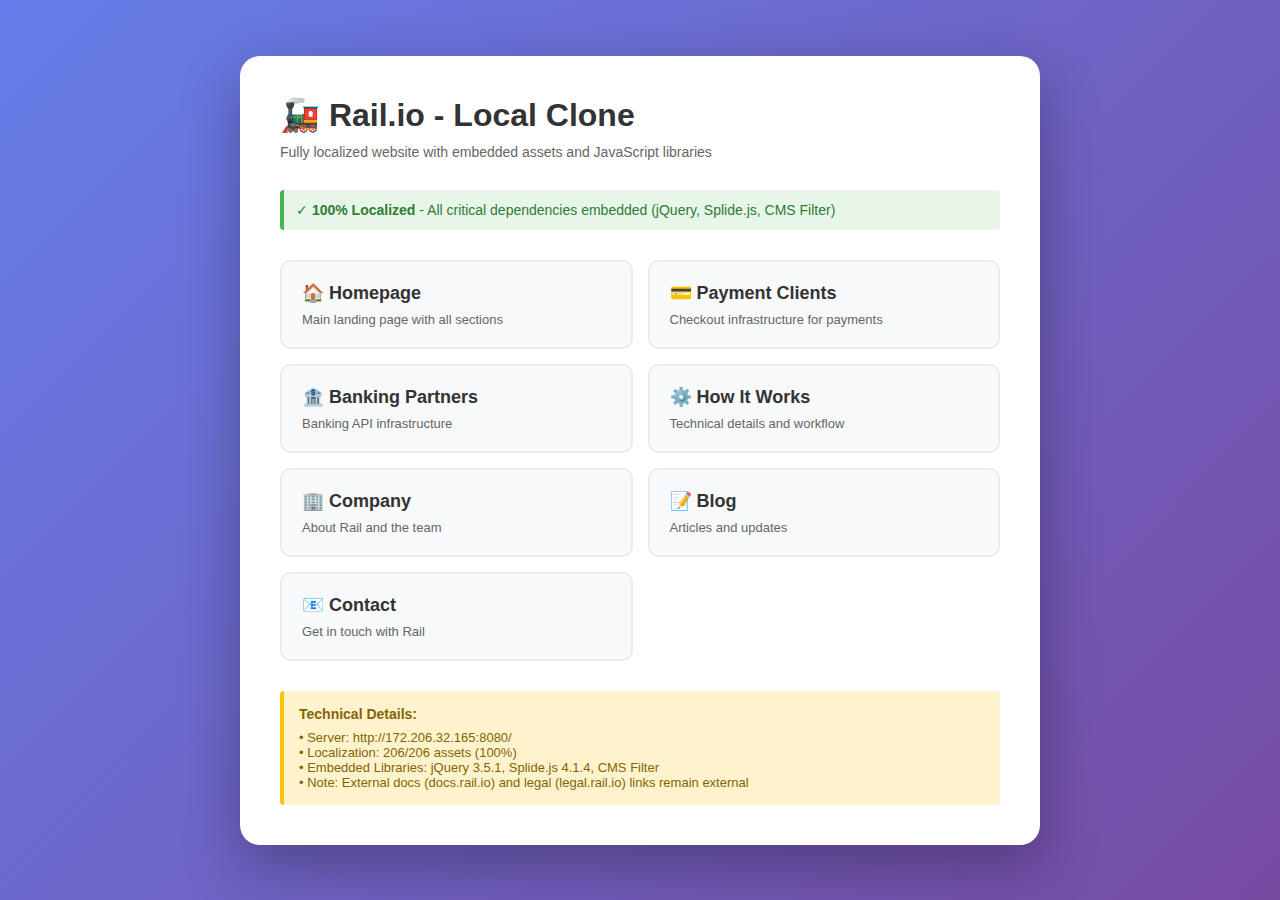
<file: navigation.html>
<!DOCTYPE html>
<html lang="en">
<head>
    <meta charset="UTF-8">
    <meta name="viewport" content="width=device-width, initial-scale=1.0">
    <title>Rail.io - Local Clone Navigation</title>
    <style>
        * {
            margin: 0;
            padding: 0;
            box-sizing: border-box;
        }
        body {
            font-family: -apple-system, BlinkMacSystemFont, 'Segoe UI', Roboto, Oxygen, Ubuntu, Cantarell, sans-serif;
            background: linear-gradient(135deg, #667eea 0%, #764ba2 100%);
            min-height: 100vh;
            display: flex;
            align-items: center;
            justify-content: center;
            padding: 20px;
        }
        .container {
            background: white;
            border-radius: 20px;
            box-shadow: 0 20px 60px rgba(0,0,0,0.3);
            max-width: 800px;
            width: 100%;
            padding: 40px;
        }
        h1 {
            color: #333;
            margin-bottom: 10px;
            font-size: 32px;
        }
        .subtitle {
            color: #666;
            margin-bottom: 30px;
            font-size: 14px;
        }
        .status {
            background: #e8f5e9;
            border-left: 4px solid #4caf50;
            padding: 12px;
            margin-bottom: 30px;
            border-radius: 4px;
            font-size: 14px;
            color: #2e7d32;
        }
        .pages-grid {
            display: grid;
            grid-template-columns: repeat(auto-fit, minmax(250px, 1fr));
            gap: 15px;
            margin-bottom: 30px;
        }
        .page-card {
            background: #f8f9fa;
            border: 2px solid #e9ecef;
            border-radius: 10px;
            padding: 20px;
            transition: all 0.3s ease;
            text-decoration: none;
            display: block;
        }
        .page-card:hover {
            transform: translateY(-5px);
            box-shadow: 0 10px 25px rgba(0,0,0,0.1);
            border-color: #667eea;
        }
        .page-title {
            color: #333;
            font-weight: 600;
            font-size: 18px;
            margin-bottom: 8px;
        }
        .page-desc {
            color: #666;
            font-size: 13px;
        }
        .info-box {
            background: #fff3cd;
            border-left: 4px solid #ffc107;
            padding: 15px;
            border-radius: 4px;
            font-size: 13px;
            color: #856404;
            margin-top: 30px;
        }
        .info-box strong {
            display: block;
            margin-bottom: 8px;
            font-size: 14px;
        }
    </style>
</head>
<body>
    <div class="container">
        <h1>🚂 Rail.io - Local Clone</h1>
        <div class="subtitle">Fully localized website with embedded assets and JavaScript libraries</div>
        
        <div class="status">
            ✓ <strong>100% Localized</strong> - All critical dependencies embedded (jQuery, Splide.js, CMS Filter)
        </div>

        <div class="pages-grid">
            <a href="index.html" class="page-card">
                <div class="page-title">🏠 Homepage</div>
                <div class="page-desc">Main landing page with all sections</div>
            </a>

            <a href="rail-payment-clients-100-localized.html" class="page-card">
                <div class="page-title">💳 Payment Clients</div>
                <div class="page-desc">Checkout infrastructure for payments</div>
            </a>

            <a href="rail-banking-partners-100-localized.html" class="page-card">
                <div class="page-title">🏦 Banking Partners</div>
                <div class="page-desc">Banking API infrastructure</div>
            </a>

            <a href="rail-how-it-works-100-localized.html" class="page-card">
                <div class="page-title">⚙️ How It Works</div>
                <div class="page-desc">Technical details and workflow</div>
            </a>

            <a href="rail-company-100-localized.html" class="page-card">
                <div class="page-title">🏢 Company</div>
                <div class="page-desc">About Rail and the team</div>
            </a>

            <a href="rail-blog-100-localized.html" class="page-card">
                <div class="page-title">📝 Blog</div>
                <div class="page-desc">Articles and updates</div>
            </a>

            <a href="rail-contact-100-localized.html" class="page-card">
                <div class="page-title">📧 Contact</div>
                <div class="page-desc">Get in touch with Rail</div>
            </a>
        </div>

        <div class="info-box">
            <strong>Technical Details:</strong>
            • Server: http://172.206.32.165:8080/<br>
            • Localization: 206/206 assets (100%)<br>
            • Embedded Libraries: jQuery 3.5.1, Splide.js 4.1.4, CMS Filter<br>
            • Note: External docs (docs.rail.io) and legal (legal.rail.io) links remain external
        </div>
    </div>
</body>
</html>
</file>
